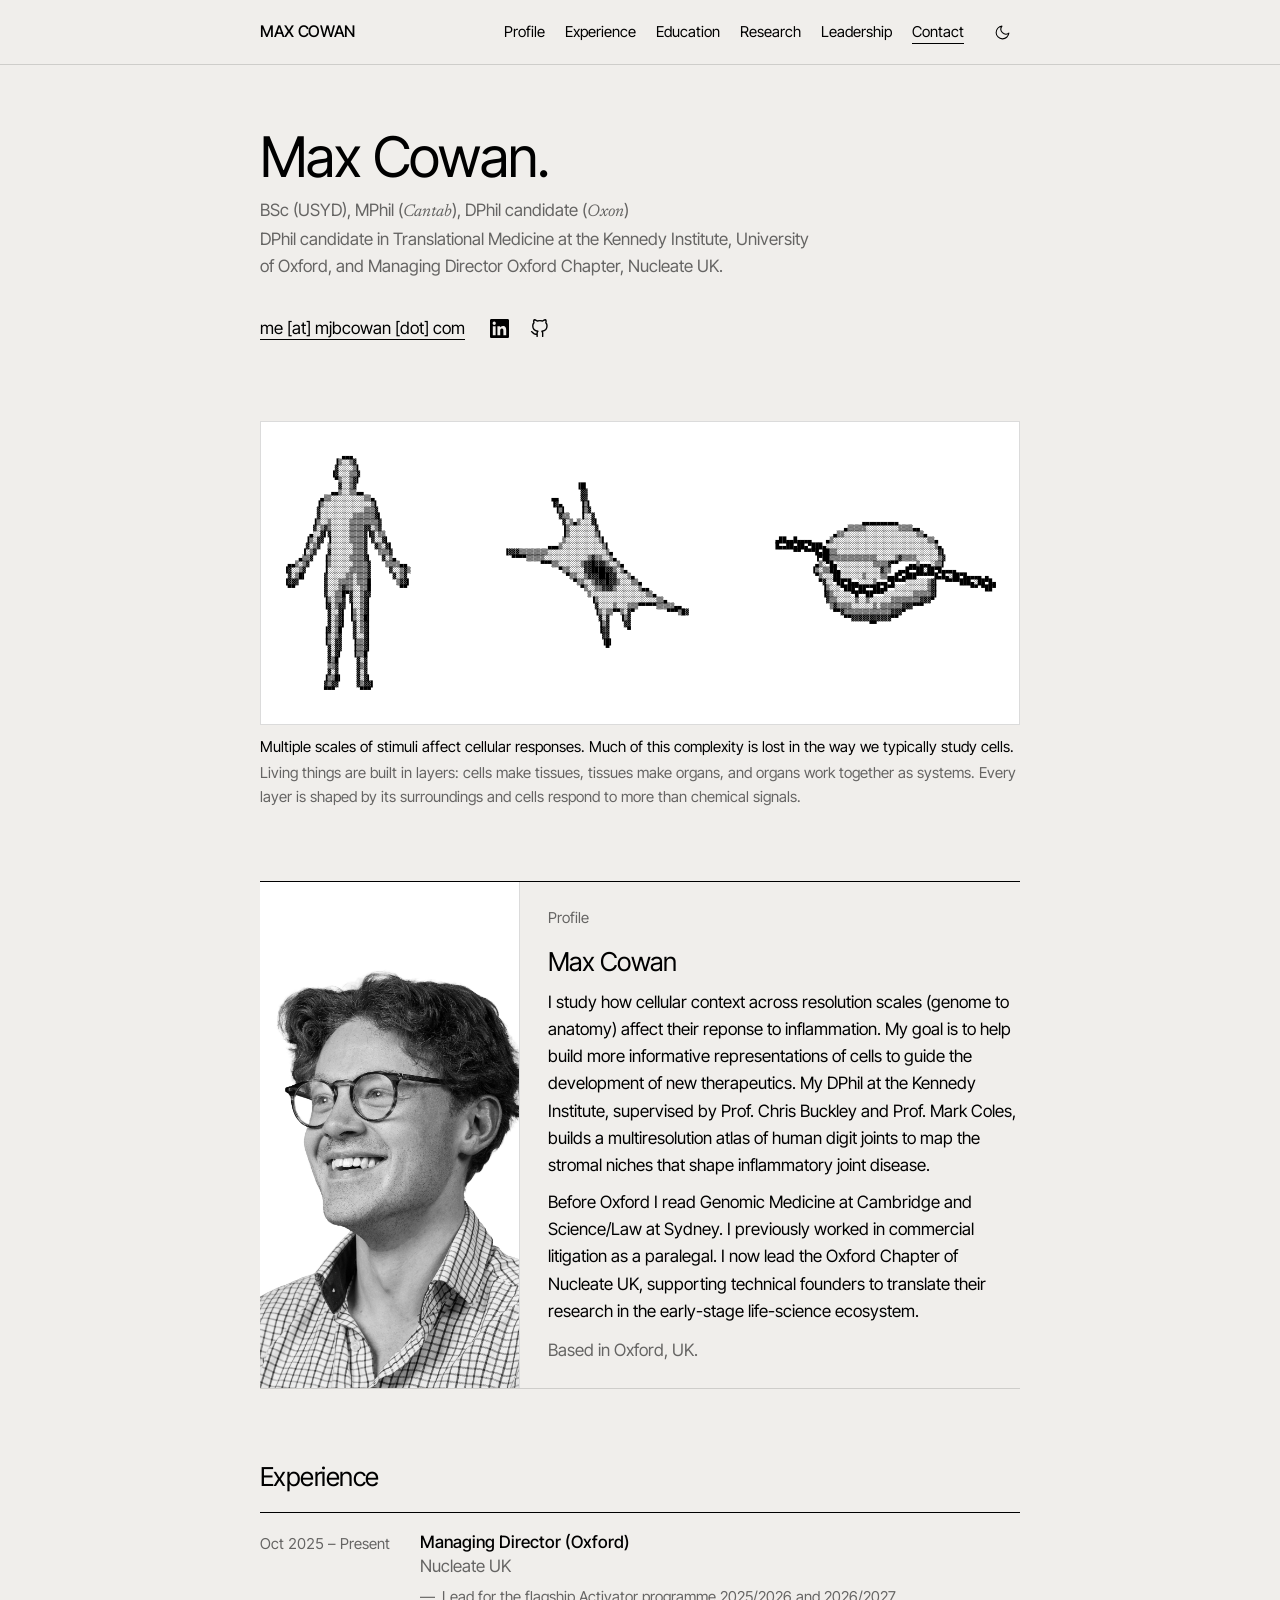
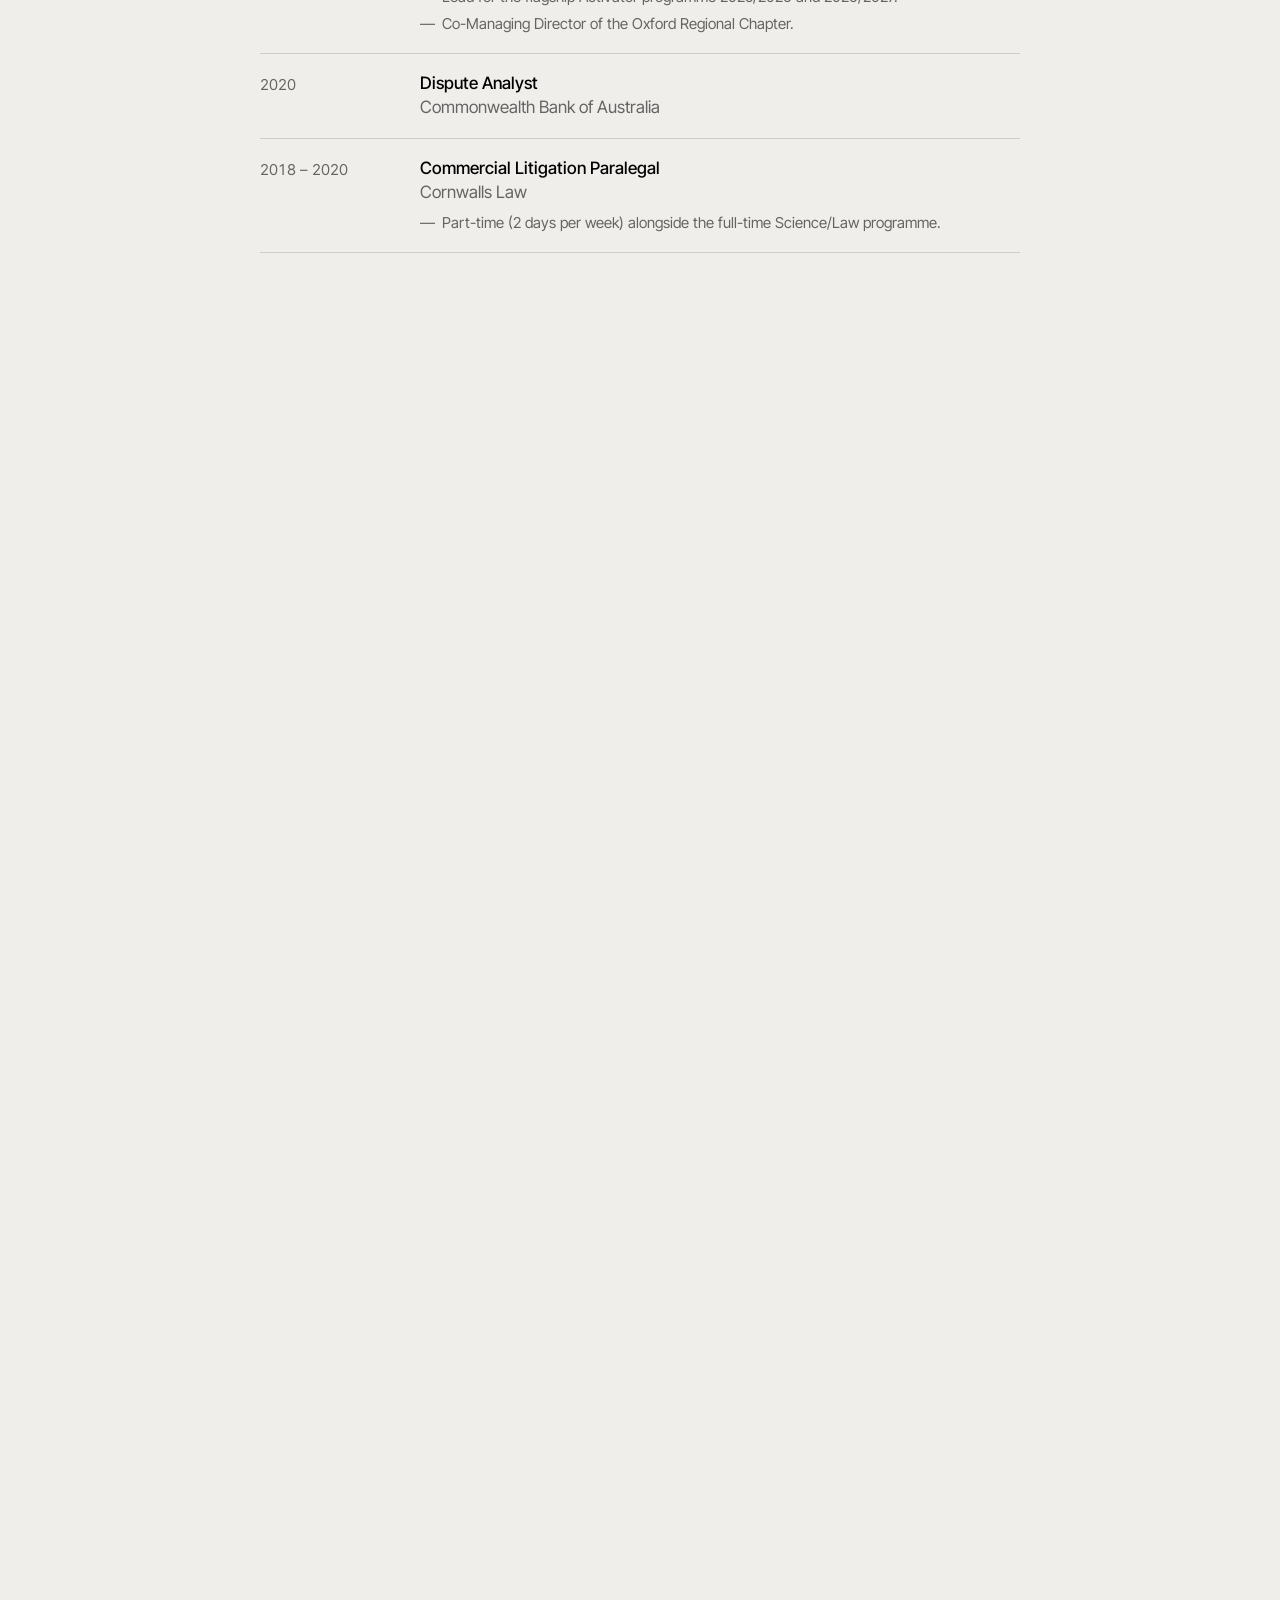
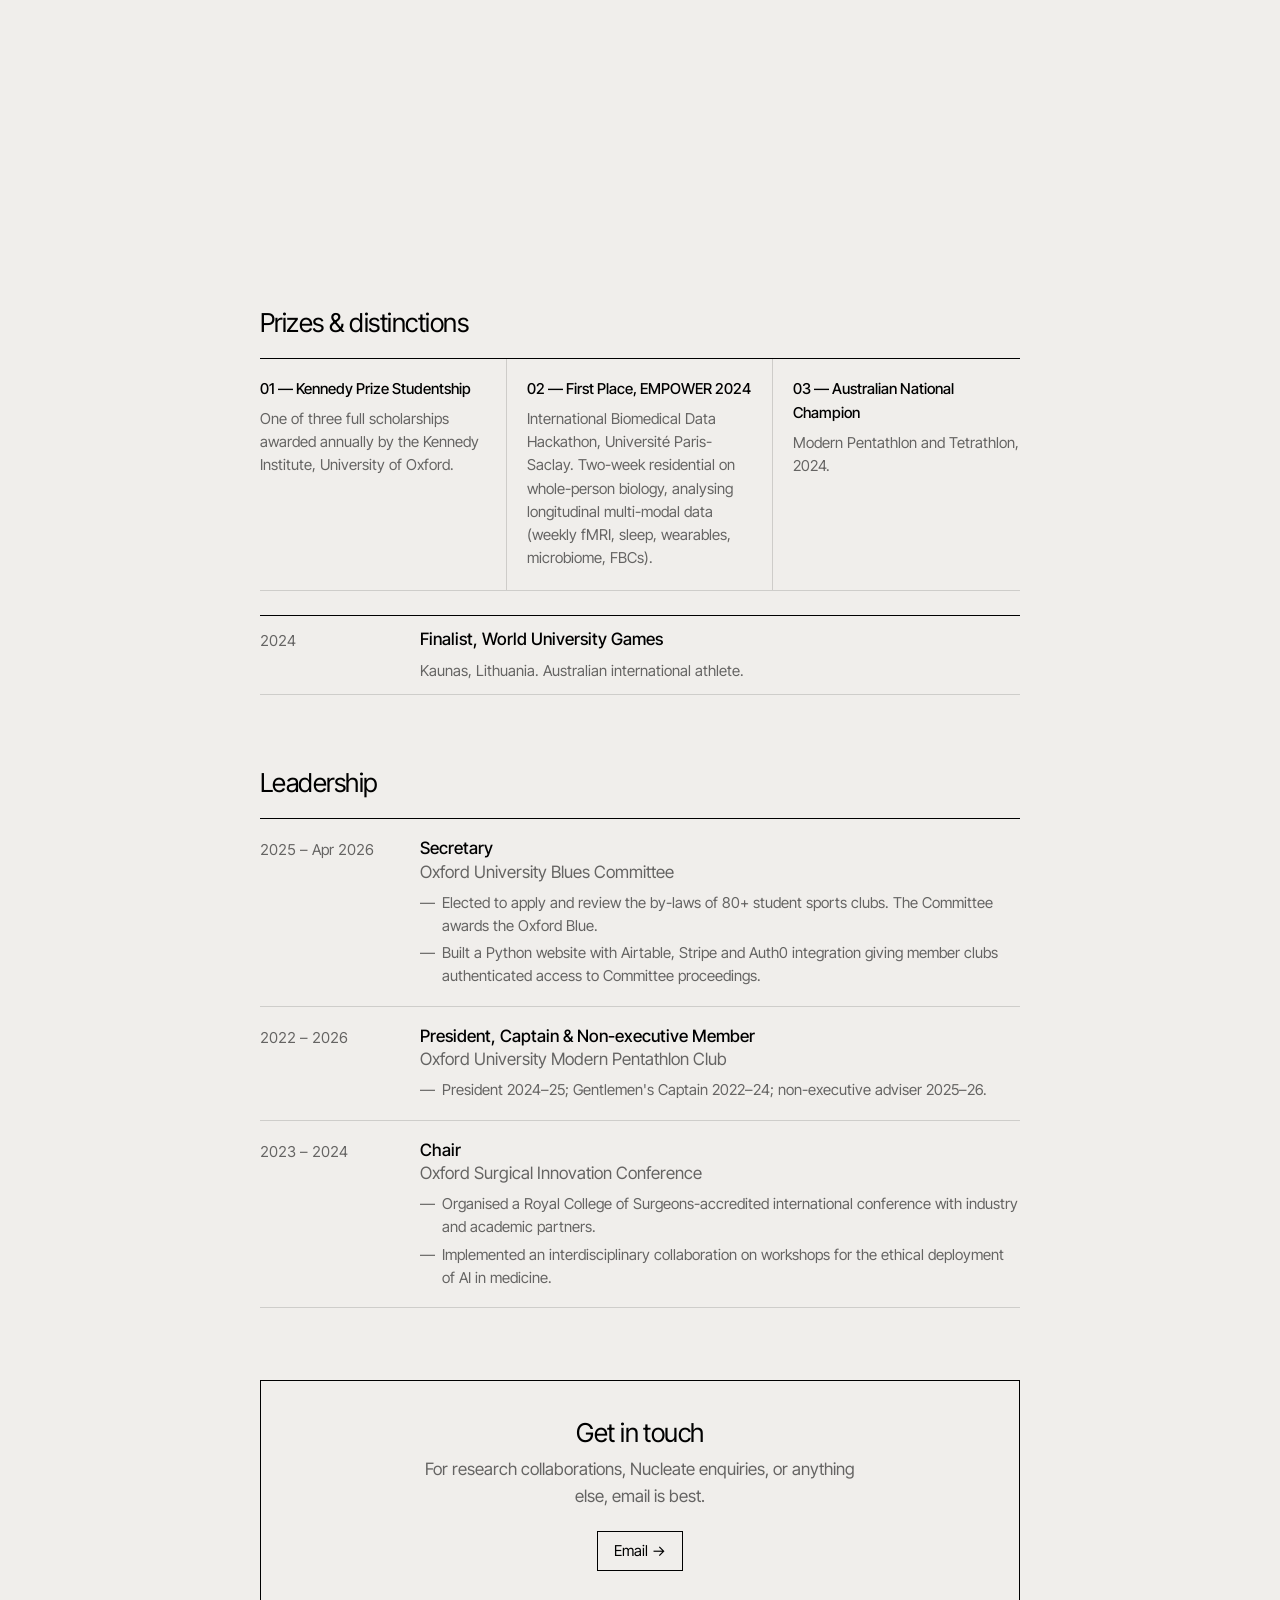
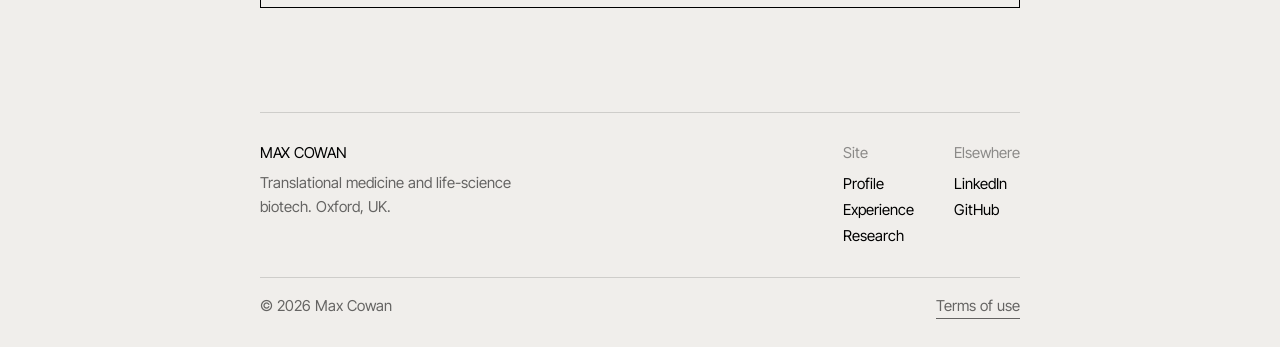
<file: index.html>
<!DOCTYPE html>
<html lang="en">
<head>
  <meta charset="utf-8" />
  <meta name="viewport" content="width=device-width, initial-scale=1" />
  <title>Max Cowan</title>
  <meta name="description" content="Max Cowan — DPhil candidate in Translational Medicine at the Kennedy Institute, University of Oxford. Fibroblast biology, spatial omics, and life-science biotech." />
  <meta name="author" content="Max Cowan" />
  <meta name="robots" content="noai, noimageai" />
  <meta name="tdm-reservation" content="1" />
  <link rel="canonical" href="https://mjbcowan.com/" />
  <meta property="og:type" content="profile" />
  <meta property="og:title" content="Max Cowan" />
  <meta property="og:description" content="DPhil candidate, Translational Medicine, University of Oxford. Managing Director, Nucleate UK (Oxford)." />
  <meta property="og:url" content="https://mjbcowan.com/" />
  <meta name="twitter:card" content="summary" />
  <link rel="icon" href="favicon.svg" type="image/svg+xml" />
  <link rel="preconnect" href="https://fonts.googleapis.com" />
  <link rel="preconnect" href="https://fonts.gstatic.com" crossorigin />
  <link href="https://fonts.googleapis.com/css2?family=Inter+Tight:wght@400;500&family=Newsreader:ital@1&display=swap" rel="stylesheet" />
  <link rel="stylesheet" href="styles.css" />
  <script>
    (function () {
      var root = document.documentElement;
      root.classList.add("js");
      var t = null;
      try { t = localStorage.getItem("theme"); } catch (e) {}
      if (t === "dark" || (!t && window.matchMedia("(prefers-color-scheme: dark)").matches)) {
        root.setAttribute("data-theme", "dark");
      }
    })();
  </script>
  <script type="application/ld+json">
    {
      "@context": "https://schema.org",
      "@type": "Person",
      "name": "Max Cowan",
      "url": "https://mjbcowan.com/",
      "jobTitle": "DPhil candidate, Translational Medicine",
      "affiliation": { "@type": "Organization", "name": "Kennedy Institute of Rheumatology, University of Oxford" },
      "alumniOf": ["University of Cambridge", "University of Sydney"],
      "sameAs": ["https://www.linkedin.com/in/max-cowan-781a7a15b/", "https://github.com/mjbcowan"]
    }
  </script>
</head>

<body id="top">
  <nav class="top-nav" aria-label="Primary">
    <div class="nav-inner edge">
      <a href="#top" class="brand tight">MAX COWAN</a>
      <div class="nav-right">
        <div class="nav-links">
          <a href="#profile" class="nav-link">Profile</a>
          <a href="#experience" class="nav-link">Experience</a>
          <a href="#education" class="nav-link">Education</a>
          <a href="#research" class="nav-link">Research</a>
          <a href="#leadership" class="nav-link">Leadership</a>
          <a href="#contact" class="nav-link">Contact</a>
        </div>
        <div class="nav-actions">
          <button id="theme-toggle" type="button" aria-label="Toggle dark mode" title="Toggle dark mode">
            <svg id="moon" viewBox="0 0 24 24" fill="none" stroke="currentColor" stroke-width="1.5" stroke-linecap="round" stroke-linejoin="round" aria-hidden="true"><path d="M21 12.79A9 9 0 1 1 11.21 3 7 7 0 0 0 21 12.79z"/></svg>
            <svg id="sun" viewBox="0 0 24 24" fill="none" stroke="currentColor" stroke-width="1.5" stroke-linecap="round" stroke-linejoin="round" aria-hidden="true"><circle cx="12" cy="12" r="5"/><line x1="12" y1="1" x2="12" y2="3"/><line x1="12" y1="21" x2="12" y2="23"/><line x1="4.22" y1="4.22" x2="5.64" y2="5.64"/><line x1="18.36" y1="18.36" x2="19.78" y2="19.78"/><line x1="1" y1="12" x2="3" y2="12"/><line x1="21" y1="12" x2="23" y2="12"/><line x1="4.22" y1="19.78" x2="5.64" y2="18.36"/><line x1="18.36" y1="5.64" x2="19.78" y2="4.22"/></svg>
          </button>
        </div>
      </div>
    </div>
  </nav>

  <main>
    <!-- INTRODUCTION -->
    <header class="intro edge">
      <h1 class="display tight">Max Cowan.</h1>
      <p class="credentials muted">BSc (USYD), MPhil (<span class="serif">Cantab</span>), DPhil candidate (<span class="serif">Oxon</span>)</p>
      <p class="lead">DPhil candidate in Translational Medicine at the Kennedy Institute, University of Oxford, and Managing Director Oxford Chapter, Nucleate UK.</p>
      <div class="cta-row">
        <a href="#contact" class="email" data-user="me" data-domain="mjbcowan.com">me [at] mjbcowan [dot] com</a>
        <div class="social">
          <a href="https://www.linkedin.com/in/max-cowan-781a7a15b/" target="_blank" rel="noopener" aria-label="LinkedIn" title="LinkedIn">
            <svg viewBox="0 0 24 24" fill="currentColor" aria-hidden="true"><path d="M20.447 20.452h-3.554v-5.569c0-1.328-.027-3.037-1.852-3.037-1.853 0-2.136 1.445-2.136 2.939v5.667H9.351V9h3.414v1.561h.046c.477-.9 1.637-1.852 3.37-1.852 3.601 0 4.267 2.37 4.267 5.455v6.288zM5.337 7.433a2.062 2.062 0 01-2.063-2.065 2.063 2.063 0 112.063 2.065zm1.782 13.019H3.555V9h3.564v11.452zM22.225 0H1.771C.792 0 0 .774 0 1.729v20.542C0 23.227.792 24 1.771 24h20.451C23.2 24 24 23.227 24 22.271V1.729C24 .774 23.2 0 22.222 0h.003z"/></svg>
          </a>
          <a href="https://github.com/mjbcowan" target="_blank" rel="noopener" aria-label="GitHub" title="GitHub">
            <svg viewBox="0 0 24 24" fill="none" stroke="currentColor" stroke-width="1.75" stroke-linecap="round" stroke-linejoin="round" aria-hidden="true"><path d="M9 19c-5 1.5-5-2.5-7-3m14 6v-3.87a3.37 3.37 0 0 0-.94-2.61c3.14-.35 6.44-1.54 6.44-7A5.44 5.44 0 0 0 20 4.77 5.07 5.07 0 0 0 19.91 1S18.73.65 16 2.48a13.38 13.38 0 0 0-7 0C6.27.65 5.09 1 5.09 1A5.07 5.07 0 0 0 5 4.77a5.44 5.44 0 0 0-1.5 3.78c0 5.42 3.3 6.61 6.44 7A3.37 3.37 0 0 0 9 18.13V22"/></svg>
          </a>
        </div>
      </div>
    </header>

    <!-- FIG. 01 — full-bleed research image -->
    <section class="fig-strip edge section-gap" aria-label="Featured research image">
      <figure>
        <div class="media-frame">
          <pre class="ascii-fig" role="img" aria-label="Block-character illustration across three scales: a human figure, a fibroblast with its nucleus, and DNA wrapped around a histone">                ▄▄▄                                                                                                                                                                                  
              ▐▒░░▒▓                                                                                                                                                                                 
              ▓░░░░▒▌                                                                                                                                                                                
             ▐▓░░░▒▒▓                                                                                                                                                                                
              ▀▒░░▒▓▌                                                                                                                                                                                
               ▓░░▒▓                                                             ▐█▌                                                                                                                 
             ▄▄▒░░▒▒▄▄                                                            ▓▓                                                                                                                 
          ▄▒▒░░░░░░░░░▒▒▄                                                 ▄▄      ▓▓                                                                                                                 
         ▐▒░░░░░░░░░░░░░▒▌                                                ▐▓▄     ▐▒▌                                                                                                                
         ▓░░░░░░░░░░░░▒▒▒▓                                                 ▐▒▌    ▐▒▓                                                                                                                
         ▓░░░░░░░░░▒▒▒▒▒▒▓▌                                                 ▓▒▒   ▐░░▓                                                                                                               
        ▐▒░░▒░░░░░▒▒▒▒▒▒▒▒▓                                                  ▓░▒▄▒░░░▓▌                                                                         ▄▄▄▄▄▄▄▄▄▄                           
        ▓░▒▓▒░░░░░▒▒▒▒▓▓░▒▓                                                  ▐▒░░░░░░░▓                                                                    ▄▒▒▒▒▒░░░░░░░░░▒▒▒▒▄▄                     
       ▄░░▓▌▓░░░░░▒▒▒▒▓▐▓░▒▒                                                 ▐▒░░░░░░░▒▌                                                                ▄▒▒░░░░░░░░░░░░░░░░░░░░▒▒▄                   
      ▐▒░▓▓ ▐░░░░░▒▒▒▒▓ ▓░░▓▌                                                ▒░░░░░░░░░▒▌                                               ▄██▄▄█▄▄▄▄    ▄▒░░░░░░░░░░░░░░░░░░░░░░░░░░▒▒▄                
      ▓░▒▓  ▒░░░░░░▒▒▒▓  ▓▒░▓▌                                           ▄▄▄▒░░░░░░░░░░░▒▌                                              █▄▄██▄██▄▀███▄░░░░░░░░░░░░░░░░░░░░░░░░░░░░░░▒▄               
     ▐░▒▓   ▓░░░░░░▒▒▒▓   ▒▒▒▓                               ▐▓▓▓▒▒▒▒▒▒▒▒░░░░░░░░░░░░░░░░▒▄                                                  ▀▀ ▀▀▀█▄██▒▒░░░░░░░░░░░░░░░░░░░░░░░░░░░░▓▌              
    ▄▒▒▓   ▐▒░░░░░▒▒▒▒▓▌   ▓░▒▄                                ▀▀▀▀▒▒▒▒▒░░░░░░░░░░░░▒▓▒▒░░▒▄                                                       ▐▀██▒▒▒▒▒▒▒▒▒▒▒▒▒░░░░░▒▓▒▒▒▒░░░░░░▒▓              
 ▄▄▒░▒▓    ▐▒░░░░░░▒▒▒▒▓    ▒▒▒▒▄▄                                     ▀▀▀▒▒░░░░░░▒▓▓█▓▓▓▒░░▒▄                                                     ▄▒░▀█▄░░░░░░░░░░▒▒▒▒▓▀▀   ▄▄▒▄▄▄░▒▒▌              
▐▓░░▒▓     ▐░░░░░░▒▒▒▒▒▓     ▓░░▒▓▒                                         ▀▒▒░░░░▓▓████▓▓▒░▒▄                                                   ▐▒░▒▒██▄░░░░░░░░░░░▓▒▒  ▄▄█▀▀██░██▀█▄▄▄▄           
 ▓░▒█▌     ▓░░░░░▒▒░▒▒▒▓      ▓░▒▓                                            ▀▒▒░░▒▓▓▓███▓▓░░░▒▄                                                  ▀▒░░░██░░░░░░▒░░░░▒▒▄▄█▀▄███▀▀▀▀▀█▄█▄░██▀█▄▄▄▄ ▄  
▐▓▓▓       ▓░░░▒▒▒▒░▒▒▒█       ▒▓▓▌                                             ▀▒▒░░▒▓▓▓█▓▓▒░░░▒▒▄                                                 ▀▓░░▀██▀█▄▄░░░░▒▄▄▄▀█▀▀▀░░░░░░▒▓▌  ▀▀▀▀███▄░██▀█▄
 ▀▀        ▓░░░▒▓▒▒░░▒▒█        ▀▀                                                ▀▒░░▒▒▓▓▓▒░░░░░░▒▄▄                                                ▐▒░░░▀███▀██▀▀██▄█▀▀░░░░░░░░░▒▓▌         ▀▀ ▀██▀
           ▓░░▒▒█▀▓░░▒▓▓                                                            ▒░░░░░░░░░░░░░░░▒▒▄                                              ▐▓▒░░░░░▀█▀▀██▀▀▀░░░░░░░░▒▒▒▒▒▓▌                
           ▐▒░▒▒▓ ▓░░▒▓▌                                                             ▐▒░░░░░░░░░░░░░░░░▒▒▄                                            ▓▒▒░░░░░▒░░▒░░░░░░▒▒▒▒▒▒▒▒▓▓▓▀                 
           ▐▓░▒▓▓ ▐░░▒▓▌                                                              ▓░░░░▒░░░▒▒▒▀▀▀▀▀▒▒▒▒▒▄▄                                         ▒▓▒▒▒▒░░░░░░▒░▒▒▒▒▒▒▓▓▓▀▀▀                    
            ▓░░▓▌ ▐▒░▒▓▌                                                              ▐▒░▒▒▀▀▒░▓▀         ▀▀▀▒█▓                                        ▀▀▓▒▒▒▒▒▒▒▒▒▒▒▒▒▓▓▓▀                         
            ▓░▒▓▌ ▐▒░▒█▌                                                               ▓░▓   ▐▒▓                                                           ▀▀▓▓▓▓▓▓▓▓▓▓▓▀▀                           
            ▓░▒▓▌  ▓░▒▓▌                                                               ▐▒▓    ▓▓                                                                  ▀▀                                 
           ▐▓░▒█   ▓░▒▓▌                                                               ▐▓▓     ▀                                                                                                     
           ▐▒░▒▓   ▓░░▓▌                                                                ▓▓                                                                                                           
           ▐▒░▓▓   ▐▒▒▓▌                                                                ▐█▌                                                                                                          
            ▓░▓▓   ▐▒▒▓▌                                                                 ▀                                                                                                           
            ▓░▓▌   ▐▒▒█                                                                                                                                                                              
            ▓▒█     ▓░▓                                                                                                                                                                              
            ▒▒▓     ▓▒▓                                                                                                                                                                              
            ▓░▓     ▓░▓                                                                                                                                                                              
           ▐▒▒█▌    ▓░▓▌                                                                                                                                                                             
           ▓▒▓▓     ▓▒▓▓▌                                                                                                                                                                            
           ▀▀▀       ▀▀▀                                                                                                                                                                             </pre>
        </div>
        <figcaption class="caption">
          <span>Multiple scales of stimuli affect cellular responses. Much of this complexity is lost in the way we typically study cells.</span>
          <span class="muted"> Living things are built in layers: cells make tissues, tissues make organs, and organs work together as systems. Every layer is shaped by its surroundings and cells respond to more than chemical signals.  </span>
        </figcaption>
      </figure>
    </section>

    <!-- PROFILE -->
    <section id="profile" class="edge section-gap reveal">
      <div class="split">
        <div class="media-frame">
          <img src="assets/portrait.jpg" alt="Portrait of Max Cowan. Image Credit: Aleksander Ziolkowski" loading="lazy" />
        </div>
        <div class="split-body">
          <p class="eyebrow">Profile</p>
          <h2 class="tight">Max Cowan</h2>
          <div class="prose">
            <p>I study how cellular context across resolution scales (genome to anatomy) affect their reponse to inflammation. My goal is to help build more informative representations of cells to guide the development of new therapeutics. My DPhil at the Kennedy Institute, supervised by Prof. Chris Buckley and Prof. Mark Coles, builds a multiresolution atlas of human digit joints to map the stromal niches that shape inflammatory joint disease.</p>
            <p>Before Oxford I read Genomic Medicine at Cambridge and Science/Law at Sydney. I previously worked in commercial litigation as a paralegal. I now lead the Oxford Chapter of Nucleate UK, supporting technical founders to translate their research in the early-stage life-science ecosystem.</p>
          </div>
          <p class="muted">Based in Oxford, UK.</p>
        </div>
      </div>
    </section>

    <!-- EXPERIENCE -->
    <section id="experience" class="edge section-gap reveal">
      <div class="section-head">
        <h2 class="tight">Experience</h2>
      </div>
      <div class="ledger">
        <div class="ledger-row">
          <p class="ledger-date">Oct 2025 – Present</p>
          <p class="ledger-title">Managing Director (Oxford)<span>Nucleate UK</span></p>
          <ul class="ledger-detail">
            <li>Lead for the flagship Activator programme 2025/2026 and 2026/2027.</li>
            <li>Co-Managing Director of the Oxford Regional Chapter.</li>
          </ul>
        </div>
        <div class="ledger-row">
          <p class="ledger-date">2020</p>
          <p class="ledger-title">Dispute Analyst<span>Commonwealth Bank of Australia</span></p>
        </div>
        <div class="ledger-row">
          <p class="ledger-date">2018 – 2020</p>
          <p class="ledger-title">Commercial Litigation Paralegal<span>Cornwalls Law</span></p>
          <ul class="ledger-detail">
            <li>Part-time (2 days per week) alongside the full-time Science/Law programme.</li>
          </ul>
        </div>
      </div>
    </section>

    <!-- EDUCATION -->
    <section id="education" class="edge section-gap reveal">
      <div class="section-head">
        <h2 class="tight">Education</h2>
      </div>
      <div class="ledger">
        <div class="ledger-row">
          <p class="ledger-date">2023 – Sep 2026</p>
          <p class="ledger-title">DPhil, Translational Medicine<span>University of Oxford, Kennedy Institute</span></p>
          <ul class="ledger-detail">
            <li>Supervised by Prof. Chris Buckley FRCP and Prof. Mark Coles FSB.</li>
            <li>Kennedy Prize Studentship (3 awarded annually, full scholarship).</li>
            <li>Harvard Business School × Royal Society 10-week case-based Scientific Entrepreneurship programme.</li>
          </ul>
        </div>
        <div class="ledger-row">
          <p class="ledger-date">2021 – 2023</p>
          <p class="ledger-title">BM BCh, Graduate Entry Medicine<span>University of Oxford</span></p>
          <ul class="ledger-detail">
            <li>Completed pre-clinical and first-year clinical examinations; Dean's Merit 2022 and 2023.</li>
          </ul>
        </div>
        <div class="ledger-row">
          <p class="ledger-date">2020 – 2021</p>
          <p class="ledger-title">MPhil, Genomic Medicine<span>University of Cambridge</span></p>
          <ul class="ledger-detail">
            <li>Thesis on "Genomic Variants in Imprinted Loci" supervised by Prof. Eamonn Maher FMedSci.</li>
          </ul>
        </div>
        <div class="ledger-row">
          <p class="ledger-date">2017 – 2020</p>
          <p class="ledger-title">BSc, Applied Medical Sciences<span>University of Sydney · Science/Law programme</span></p>
          <ul class="ledger-detail">
            <li>Sat papers in algebra, multivariable calculus and modelling, statistics and immunology, alongside contracts, torts, public law, civil and criminal procedure, criminal law and international law.</li>
          </ul>
        </div>
      </div>
    </section>

    <!-- RESEARCH -->
    <section id="research" class="edge section-gap reveal">
      <div class="section-head">
        <h2 class="tight">Selected publications</h2>
        <p class="muted">Peer-reviewed work from 2026.</p>
      </div>
      <div class="grid-3">
        <article class="pub">
          <div class="media-frame"><img src="assets/fig-02.jpg" alt="Figure from The Embryonic Origins of Site-Specific Arthritis" loading="lazy" /></div>
          <div class="pub-body">
            <div class="pub-meta"><span class="serif">Nature Immunology</span><span class="num muted">2026</span></div>
            <p class="pub-title">The Embryonic Origins of Site-Specific Arthritis</p>
            <p class="pub-role">Second author. Built a scverse-native, FAIR-compliant cell segmentation pipeline for high-throughput human pathology, contributing the spatial analyses in Figures 5 and 7.</p>
            <p class="pub-links"><a href="https://www.nature.com/articles/s41590-026-02542-2" target="_blank" rel="noopener">paper</a><a href="https://doi.org/10.1038/s41590-026-02542-2" target="_blank" rel="noopener">doi</a></p>
          </div>
        </article>
        <article class="pub">
          <div class="media-frame"><img src="assets/fig-03.jpg" alt="Figure from The Role of Fibroblasts Across Inflammation and Immunity" loading="lazy" /></div>
          <div class="pub-body">
            <div class="pub-meta"><span class="serif">Annual Review of Pathology</span><span class="num muted">2026</span></div>
            <p class="pub-title">The Role of Fibroblasts Across Inflammation and Immunity</p>
            <p class="pub-role">First author. Literature review in <span class="serif">Mechanisms of Disease</span>.</p>
            <p class="pub-links"><a href="https://www.annualreviews.org/content/journals/10.1146/annurev-pathmechdis-080624-105114" target="_blank" rel="noopener">paper</a><a href="https://doi.org/10.1146/annurev-pathmechdis-080624-105114" target="_blank" rel="noopener">doi</a></p>
          </div>
        </article>
        <article class="pub">
          <div class="media-frame"><img src="assets/fig-04.jpg" alt="Figure from the EMPOWER2024 whole-person research paper" loading="lazy" /></div>
          <div class="pub-body">
            <div class="pub-meta"><span class="serif">npj Imaging</span><span class="num muted">2026</span></div>
            <p class="pub-title">Cross-disciplinary methodologies for whole-person research - insights from EMPOWER2024</p>
            <p class="pub-role">Workshop Participant. Winning entry at the EMPOWER 2024 International Biomedical Data Hackathon.</p>
            <p class="pub-links"><a href="https://www.nature.com/articles/s44303-026-00151-0" target="_blank" rel="noopener">paper</a><a href="https://doi.org/10.1038/s44303-026-00151-0" target="_blank" rel="noopener">doi</a></p>
          </div>
        </article>
      </div>

      <div class="pair section-gap">
        <div>
          <p class="eyebrow">DPhil Thesis</p>
          <h3 class="tight">Fibroblast heterogeneity and stromal niche architecture in human inflammatory joint disease</h3>
          <p class="muted">A multiresolution atlas of human digit joints, contextualising the tissue-of-origin determinants of divergent inflammatory fibroblast responses, with a particular interest in the lymphocyte-interacting perivascular niche.</p>
        </div>
        <div>
          <p>3D synchrotron imaging, spatial proteomics, spatial transcriptomics and single-cell RNA sequencing, analysed with Python (scverse, PyTorch, Zarr) and R.</p>
        </div>
      </div>
    </section>

    <!-- PRIZES -->
    <section id="prizes" class="edge section-gap reveal">
      <div class="section-head">
        <h2 class="tight">Prizes &amp; distinctions</h2>
      </div>
      <div class="grid-3">
        <div class="cell">
          <p class="cell-title">01 — Kennedy Prize Studentship</p>
          <p class="cell-body">One of three full scholarships awarded annually by the Kennedy Institute, University of Oxford.</p>
        </div>
        <div class="cell">
          <p class="cell-title">02 — First Place, EMPOWER 2024</p>
          <p class="cell-body">International Biomedical Data Hackathon, Université Paris-Saclay. Two-week residential on whole-person biology, analysing longitudinal multi-modal data (weekly fMRI, sleep, wearables, microbiome, FBCs).</p>
        </div>
        <div class="cell">
          <p class="cell-title">03 — Australian National Champion</p>
          <p class="cell-body">Modern Pentathlon and Tetrathlon, 2024.</p>
        </div>
      </div>
      <div class="ledger compact" style="margin-top:24px">
        <div class="ledger-row">
          <p class="ledger-date">2024</p>
          <p class="ledger-title">Finalist, World University Games</p>
          <p class="ledger-detail">Kaunas, Lithuania. Australian international athlete.</p>
        </div>
      </div>
    </section>

    <!-- Extra-Curricular -->
    <section id="Extra-Curricular" class="edge section-gap reveal">
      <div class="section-head">
        <h2 class="tight">Leadership</h2>
      </div>
      <div class="ledger">
        <div class="ledger-row">
          <p class="ledger-date">2025 – Apr 2026</p>
          <p class="ledger-title">Secretary<span>Oxford University Blues Committee</span></p>
          <ul class="ledger-detail">
            <li>Elected to apply and review the by-laws of 80+ student sports clubs. The Committee awards the Oxford Blue.</li>
            <li>Built a Python website with Airtable, Stripe and Auth0 integration giving member clubs authenticated access to Committee proceedings.</li>
          </ul>
        </div>
        <div class="ledger-row">
          <p class="ledger-date">2022 – 2026</p>
          <p class="ledger-title">President, Captain &amp; Non-executive Member<span>Oxford University Modern Pentathlon Club</span></p>
          <ul class="ledger-detail">
            <li>President 2024–25; Gentlemen's Captain 2022–24; non-executive adviser 2025–26.</li>
          </ul>
        </div>
        <div class="ledger-row">
          <p class="ledger-date">2023 – 2024</p>
          <p class="ledger-title">Chair<span>Oxford Surgical Innovation Conference</span></p>
          <ul class="ledger-detail">
            <li>Organised a Royal College of Surgeons-accredited international conference with industry and academic partners.</li>
            <li>Implemented an interdisciplinary collaboration on workshops for the ethical deployment of AI in medicine.</li>
          </ul>
        </div>
      </div>
    </section>

    <!-- CONTACT -->
    <section id="contact" class="edge section-gap reveal">
      <div class="cta-box">
        <h2 class="tight">Get in touch</h2>
        <p>For research collaborations, Nucleate enquiries, or anything else, email is best.</p>
        <div class="cta-row">
          <a href="#contact" class="btn-line email-btn" data-user="me" data-domain="mjbcowan.com">Email →</a>
        </div>
      </div>
    </section>
  </main>

  <footer class="site-footer edge">
    <div class="footer-cols">
      <div>
        <p class="tight">MAX COWAN</p>
        <p class="muted">Translational medicine and life-science biotech. Oxford, UK.</p>
      </div>
      <div class="footer-links">
        <div>
          <p>Site</p>
          <a href="#profile">Profile</a>
          <a href="#experience">Experience</a>
          <a href="#research">Research</a>
        </div>
        <div>
          <p>Elsewhere</p>
          <a href="https://www.linkedin.com/in/max-cowan-781a7a15b/" target="_blank" rel="noopener">LinkedIn</a>
          <a href="https://github.com/mjbcowan" target="_blank" rel="noopener">GitHub</a>
        </div>
      </div>
    </div>
    <div class="footer-base">
      <span>© 2026 Max Cowan</span>
      <a href="terms.html">Terms of use</a>
    </div>
  </footer>

  <script src="main.js"></script>
</body>
</html>
</file>
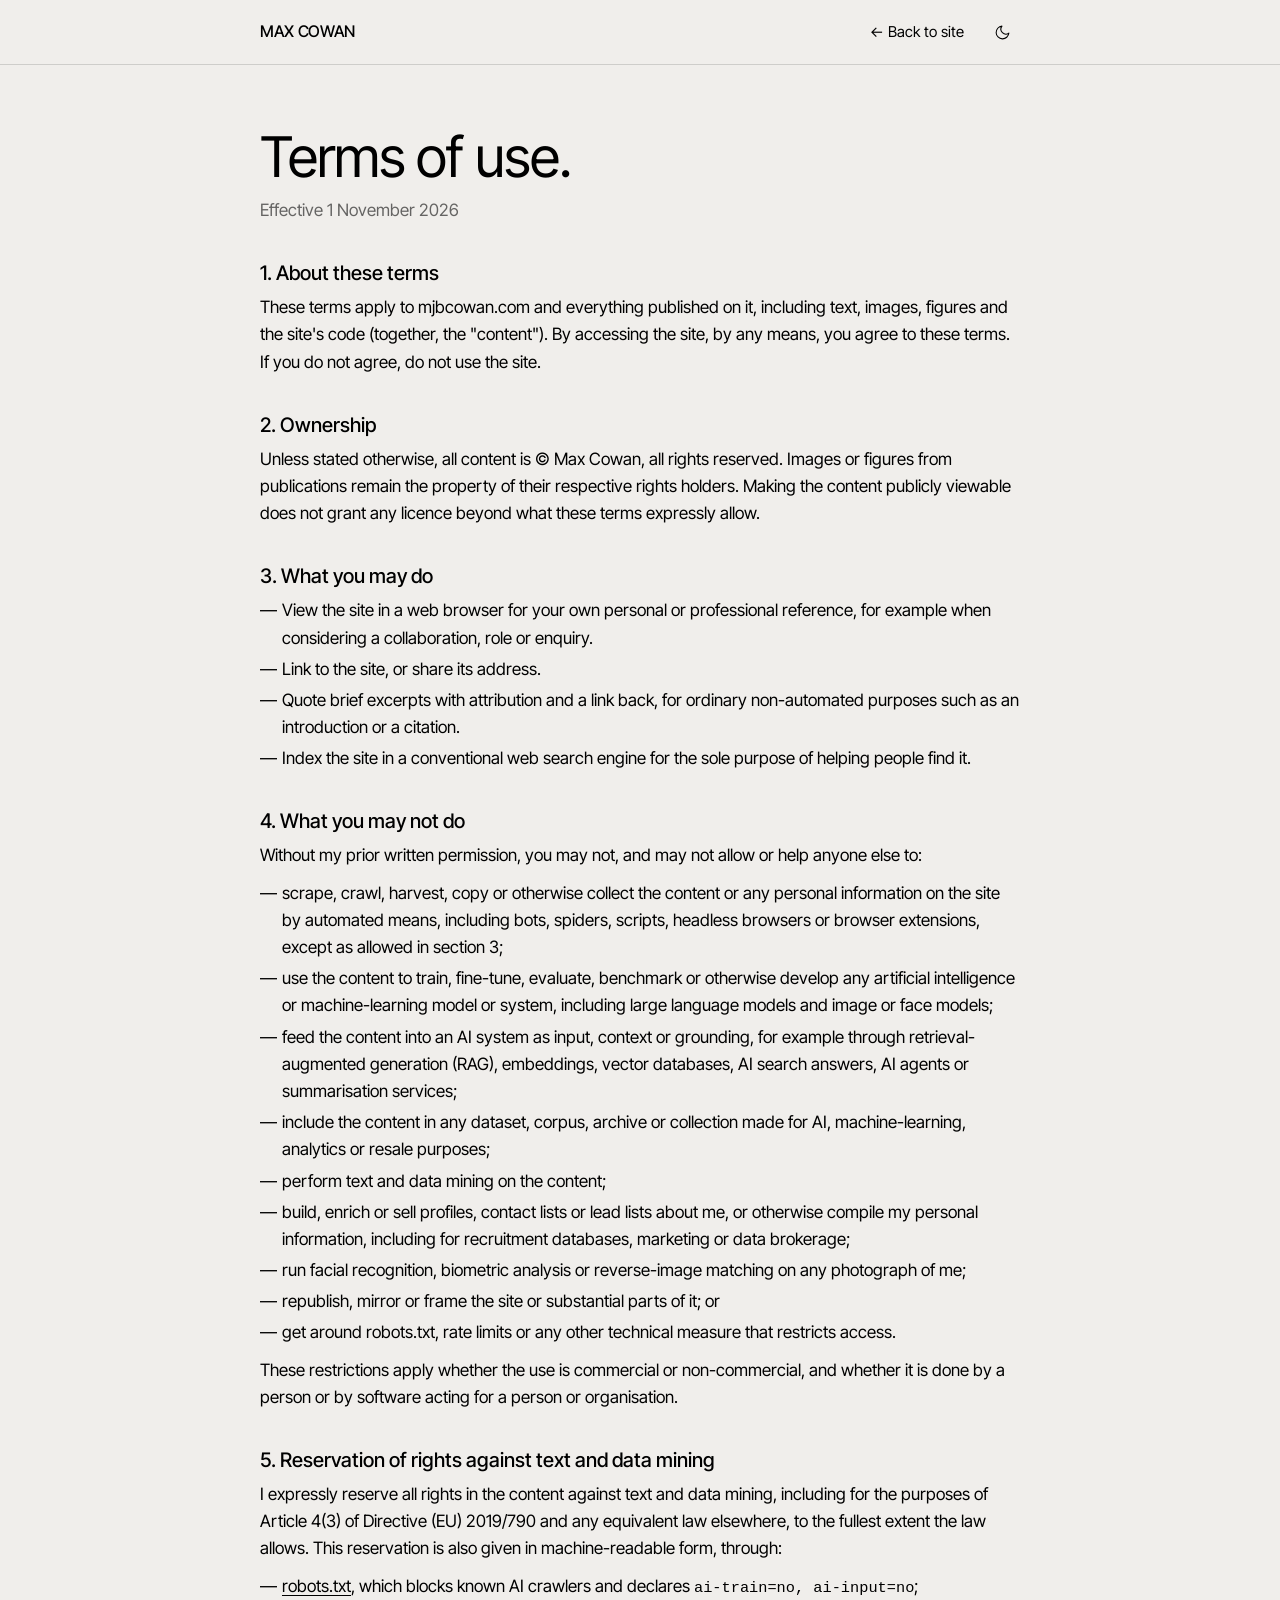
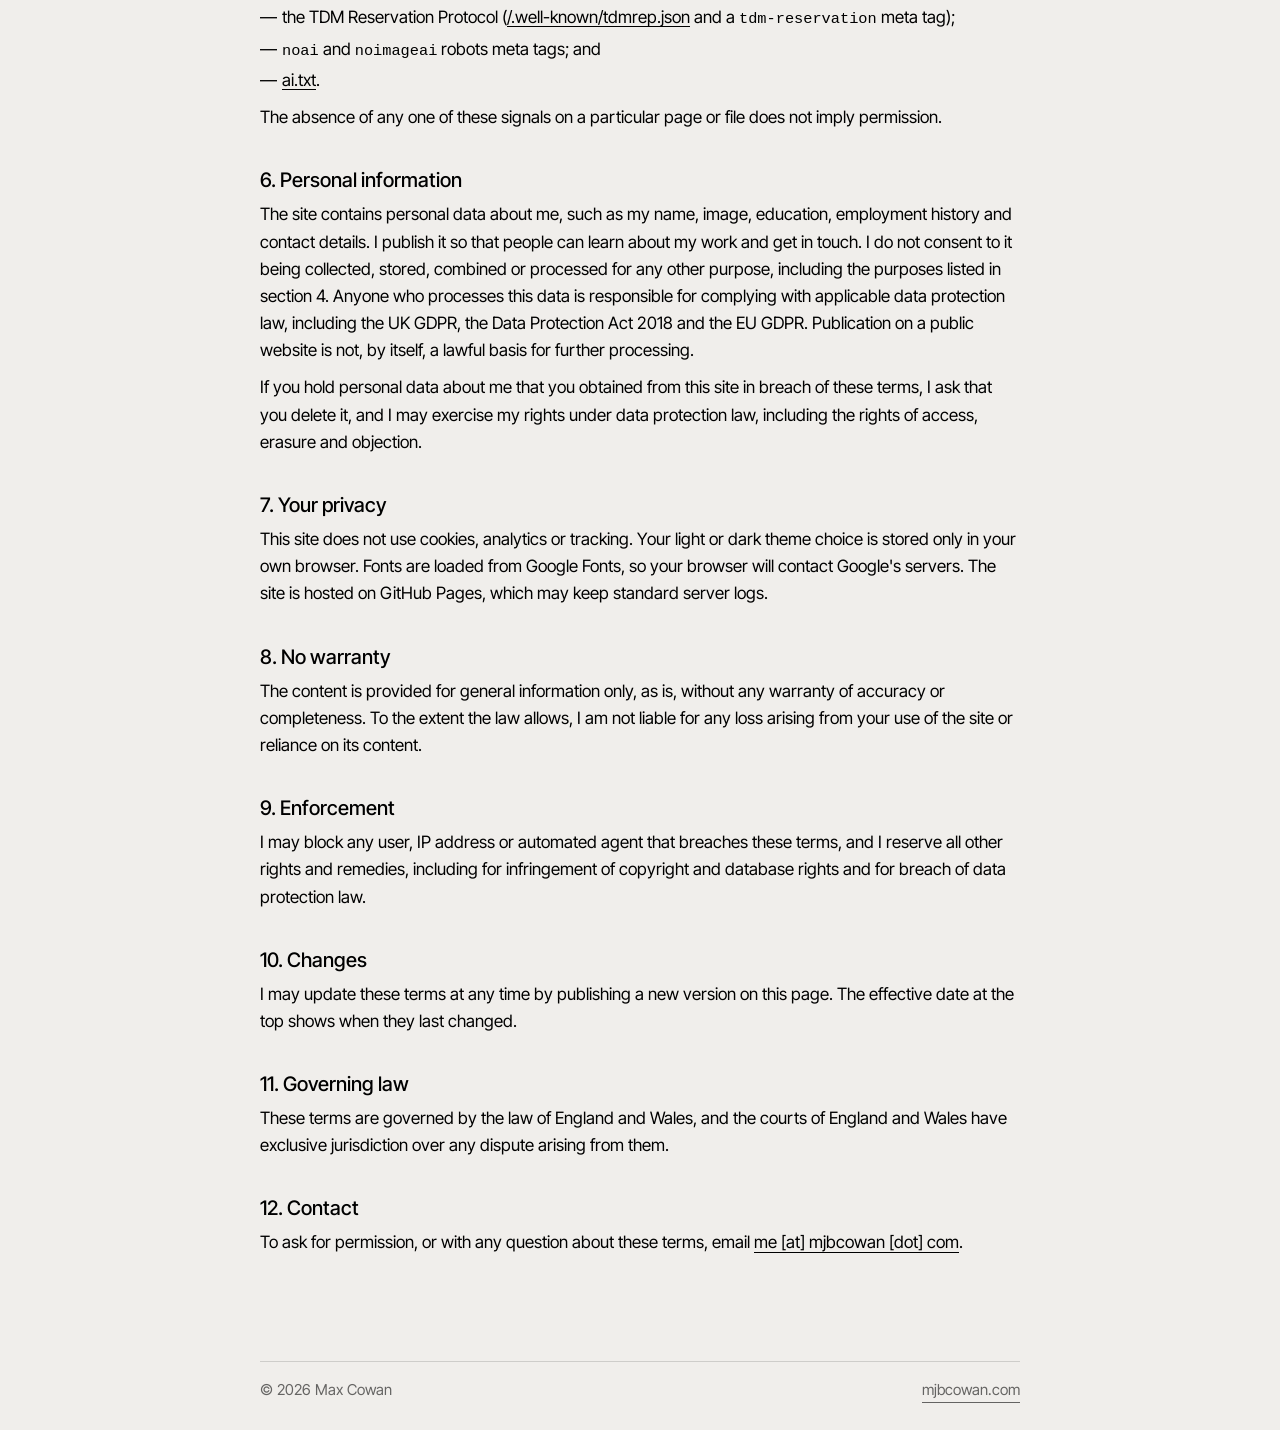
<file: terms.html>
<!DOCTYPE html>
<html lang="en">
<head>
  <meta charset="utf-8" />
  <meta name="viewport" content="width=device-width, initial-scale=1" />
  <title>Terms of use · Max Cowan</title>
  <meta name="description" content="Terms of use for mjbcowan.com, including the prohibition on scraping and AI or machine-learning use of its content and personal information." />
  <meta name="author" content="Max Cowan" />
  <meta name="robots" content="noai, noimageai" />
  <meta name="tdm-reservation" content="1" />
  <link rel="canonical" href="https://mjbcowan.com/terms.html" />
  <link rel="icon" href="favicon.svg" type="image/svg+xml" />
  <link rel="preconnect" href="https://fonts.googleapis.com" />
  <link rel="preconnect" href="https://fonts.gstatic.com" crossorigin />
  <link href="https://fonts.googleapis.com/css2?family=Inter+Tight:wght@400;500&family=Newsreader:ital@1&display=swap" rel="stylesheet" />
  <link rel="stylesheet" href="styles.css" />
  <script>
    (function () {
      var root = document.documentElement;
      root.classList.add("js");
      var t = null;
      try { t = localStorage.getItem("theme"); } catch (e) {}
      if (t === "dark" || (!t && window.matchMedia("(prefers-color-scheme: dark)").matches)) {
        root.setAttribute("data-theme", "dark");
      }
    })();
  </script>
</head>

<body id="top">
  <nav class="top-nav" aria-label="Primary">
    <div class="nav-inner edge">
      <a href="./" class="brand tight">MAX COWAN</a>
      <div class="nav-right">
        <div class="nav-links">
          <a href="./" class="nav-link">← Back to site</a>
        </div>
        <div class="nav-actions">
          <button id="theme-toggle" type="button" aria-label="Toggle dark mode" title="Toggle dark mode">
            <svg id="moon" viewBox="0 0 24 24" fill="none" stroke="currentColor" stroke-width="1.5" stroke-linecap="round" stroke-linejoin="round" aria-hidden="true"><path d="M21 12.79A9 9 0 1 1 11.21 3 7 7 0 0 0 21 12.79z"/></svg>
            <svg id="sun" viewBox="0 0 24 24" fill="none" stroke="currentColor" stroke-width="1.5" stroke-linecap="round" stroke-linejoin="round" aria-hidden="true"><circle cx="12" cy="12" r="5"/><line x1="12" y1="1" x2="12" y2="3"/><line x1="12" y1="21" x2="12" y2="23"/><line x1="4.22" y1="4.22" x2="5.64" y2="5.64"/><line x1="18.36" y1="18.36" x2="19.78" y2="19.78"/><line x1="1" y1="12" x2="3" y2="12"/><line x1="21" y1="12" x2="23" y2="12"/><line x1="4.22" y1="19.78" x2="5.64" y2="18.36"/><line x1="18.36" y1="5.64" x2="19.78" y2="4.22"/></svg>
          </button>
        </div>
      </div>
    </div>
  </nav>

  <main class="legal prose edge">
    <h1 class="display tight">Terms of use.</h1>
    <p class="muted">Effective 1 November 2026</p>

    <h2>1. About these terms</h2>
    <p>These terms apply to mjbcowan.com and everything published on it, including text, images, figures and the site's code (together, the "content"). By accessing the site, by any means, you agree to these terms. If you do not agree, do not use the site.</p>

    <h2>2. Ownership</h2>
    <p>Unless stated otherwise, all content is © Max Cowan, all rights reserved. Images or figures from publications remain the property of their respective rights holders. Making the content publicly viewable does not grant any licence beyond what these terms expressly allow.</p>

    <h2>3. What you may do</h2>
    <ul>
      <li>View the site in a web browser for your own personal or professional reference, for example when considering a collaboration, role or enquiry.</li>
      <li>Link to the site, or share its address.</li>
      <li>Quote brief excerpts with attribution and a link back, for ordinary non-automated purposes such as an introduction or a citation.</li>
      <li>Index the site in a conventional web search engine for the sole purpose of helping people find it.</li>
    </ul>

    <h2>4. What you may not do</h2>
    <p>Without my prior written permission, you may not, and may not allow or help anyone else to:</p>
    <ul>
      <li>scrape, crawl, harvest, copy or otherwise collect the content or any personal information on the site by automated means, including bots, spiders, scripts, headless browsers or browser extensions, except as allowed in section 3;</li>
      <li>use the content to train, fine-tune, evaluate, benchmark or otherwise develop any artificial intelligence or machine-learning model or system, including large language models and image or face models;</li>
      <li>feed the content into an AI system as input, context or grounding, for example through retrieval-augmented generation (RAG), embeddings, vector databases, AI search answers, AI agents or summarisation services;</li>
      <li>include the content in any dataset, corpus, archive or collection made for AI, machine-learning, analytics or resale purposes;</li>
      <li>perform text and data mining on the content;</li>
      <li>build, enrich or sell profiles, contact lists or lead lists about me, or otherwise compile my personal information, including for recruitment databases, marketing or data brokerage;</li>
      <li>run facial recognition, biometric analysis or reverse-image matching on any photograph of me;</li>
      <li>republish, mirror or frame the site or substantial parts of it; or</li>
      <li>get around robots.txt, rate limits or any other technical measure that restricts access.</li>
    </ul>
    <p>These restrictions apply whether the use is commercial or non-commercial, and whether it is done by a person or by software acting for a person or organisation.</p>

    <h2>5. Reservation of rights against text and data mining</h2>
    <p>I expressly reserve all rights in the content against text and data mining, including for the purposes of Article 4(3) of Directive (EU) 2019/790 and any equivalent law elsewhere, to the fullest extent the law allows. This reservation is also given in machine-readable form, through:</p>
    <ul>
      <li><a href="robots.txt">robots.txt</a>, which blocks known AI crawlers and declares <code>ai-train=no, ai-input=no</code>;</li>
      <li>the TDM Reservation Protocol (<a href=".well-known/tdmrep.json">/.well-known/tdmrep.json</a> and a <code>tdm-reservation</code> meta tag);</li>
      <li><code>noai</code> and <code>noimageai</code> robots meta tags; and</li>
      <li><a href="ai.txt">ai.txt</a>.</li>
    </ul>
    <p>The absence of any one of these signals on a particular page or file does not imply permission.</p>

    <h2>6. Personal information</h2>
    <p>The site contains personal data about me, such as my name, image, education, employment history and contact details. I publish it so that people can learn about my work and get in touch. I do not consent to it being collected, stored, combined or processed for any other purpose, including the purposes listed in section 4. Anyone who processes this data is responsible for complying with applicable data protection law, including the UK GDPR, the Data Protection Act 2018 and the EU GDPR. Publication on a public website is not, by itself, a lawful basis for further processing.</p>
    <p>If you hold personal data about me that you obtained from this site in breach of these terms, I ask that you delete it, and I may exercise my rights under data protection law, including the rights of access, erasure and objection.</p>

    <h2>7. Your privacy</h2>
    <p>This site does not use cookies, analytics or tracking. Your light or dark theme choice is stored only in your own browser. Fonts are loaded from Google Fonts, so your browser will contact Google's servers. The site is hosted on GitHub Pages, which may keep standard server logs.</p>

    <h2>8. No warranty</h2>
    <p>The content is provided for general information only, as is, without any warranty of accuracy or completeness. To the extent the law allows, I am not liable for any loss arising from your use of the site or reliance on its content.</p>

    <h2>9. Enforcement</h2>
    <p>I may block any user, IP address or automated agent that breaches these terms, and I reserve all other rights and remedies, including for infringement of copyright and database rights and for breach of data protection law.</p>

    <h2>10. Changes</h2>
    <p>I may update these terms at any time by publishing a new version on this page. The effective date at the top shows when they last changed.</p>

    <h2>11. Governing law</h2>
    <p>These terms are governed by the law of England and Wales, and the courts of England and Wales have exclusive jurisdiction over any dispute arising from them.</p>

    <h2>12. Contact</h2>
    <p>To ask for permission, or with any question about these terms, email <a href="#" class="email" data-user="me" data-domain="mjbcowan.com">me [at] mjbcowan [dot] com</a>.</p>
  </main>

  <footer class="site-footer edge">
    <div class="footer-base">
      <span>© 2026 Max Cowan</span>
      <a href="./">mjbcowan.com</a>
    </div>
  </footer>

  <script src="main.js"></script>
</body>
</html>
</file>
<file: styles.css>
/* ── Tokens ── */
:root {
  --bg: #f0eeeb;
  --ink: #000;
  --muted: rgba(0, 0, 0, 0.58);
  --faint: rgba(0, 0, 0, 0.42);
  --surface: #fff;
  --rule: 1px solid var(--ink);
  --rule-soft: 1px solid rgba(0, 0, 0, 0.14);
  --measure: 760px;
  --pad: 24px;
  --section-gap: 72px;
  --nav-height: 64px;
  --sans: "Inter Tight", "Helvetica Neue", Arial, sans-serif;
  --serif: "Newsreader", Georgia, serif;
  color-scheme: light;
}

:root[data-theme="dark"] {
  --bg: #141413;
  --ink: #f0eeeb;
  --muted: rgba(240, 238, 235, 0.6);
  --faint: rgba(240, 238, 235, 0.42);
  --surface: #1f1f1d;
  --rule-soft: 1px solid rgba(240, 238, 235, 0.16);
  color-scheme: dark;
}

@media (max-width: 640px) {
  :root { --pad: 16px; --section-gap: 56px; }
}

/* ── Reset ── */
*, *::before, *::after { box-sizing: border-box; }
html, body { margin: 0; padding: 0; }
p, h1, h2, h3, h4, ul { margin: 0; }
ul { padding: 0; list-style: none; }
img { display: block; max-width: 100%; height: auto; }
a { color: inherit; text-decoration: none; }
button { cursor: pointer; border: 0; background: none; font: inherit; color: inherit; padding: 0; }

html {
  scroll-behavior: smooth;
  scroll-padding-top: calc(var(--nav-height) + 16px);
  -webkit-text-size-adjust: 100%;
  text-size-adjust: 100%;
}

body {
  background: var(--bg);
  color: var(--ink);
  font-family: var(--sans);
  font-weight: 400;
  font-size: 17px;
  line-height: 1.6;
  -webkit-font-smoothing: antialiased;
  overflow-x: hidden;
  transition: background-color 0.2s ease, color 0.2s ease;
}
@media (max-width: 640px) {
  body { font-size: 16px; }
}

:focus-visible { outline: 2px solid var(--ink); outline-offset: 2px; }

.tight { letter-spacing: -0.02em; }
/* Centred reading column, as on harsh-agrawal.com. */
.edge {
  width: 100%;
  max-width: calc(var(--measure) + 2 * var(--pad));
  margin-left: auto;
  margin-right: auto;
  padding-left: var(--pad);
  padding-right: var(--pad);
}
.section-gap { margin-top: var(--section-gap); }
.muted { color: var(--muted); }
.serif { font-family: var(--serif); font-style: italic; }
.num { font-variant-numeric: tabular-nums; }

/* ── Links & buttons ── */
.nav-link {
  font-size: 15px;
  min-height: 44px;
  display: inline-flex;
  align-items: center;
  transition: opacity 0.2s ease;
  white-space: nowrap;
}
.nav-link:hover { opacity: 0.55; }

.arrow-link {
  display: inline-flex;
  align-items: center;
  border-bottom: var(--rule);
  line-height: 1.3;
  transition: opacity 0.2s ease;
}
.arrow-link:hover { opacity: 0.55; }

.btn-line {
  border: var(--rule);
  padding: 8px 16px;
  font-size: 15px;
  line-height: 1.2;
  display: inline-flex;
  align-items: center;
  gap: 8px;
  min-height: 40px;
  white-space: nowrap;
  transition: background-color 0.2s ease, color 0.2s ease;
}
.btn-line:hover { background: var(--ink); color: var(--bg); }

/* Inline text links inside prose */
.prose a, .ledger-detail a, .pub-links a {
  text-decoration: underline;
  text-decoration-thickness: 1px;
  text-underline-offset: 3px;
  transition: opacity 0.2s ease;
}
.prose a:hover, .ledger-detail a:hover, .pub-links a:hover { opacity: 0.55; }

/* ── Nav ── */
.top-nav {
  position: sticky;
  top: 0;
  z-index: 50;
  background: var(--bg);
  border-bottom: var(--rule-soft);
  transition: background-color 0.2s ease;
}
.nav-inner {
  display: flex;
  justify-content: space-between;
  align-items: center;
  gap: 24px;
  height: var(--nav-height);
}
.brand { font-size: 16px; font-weight: 500; white-space: nowrap; }
.nav-right { display: flex; align-items: center; gap: 20px; min-width: 0; }
.nav-links { display: flex; gap: 20px; }
.nav-links a { position: relative; }
.nav-links a.active::after {
  content: "";
  position: absolute;
  left: 0;
  right: 0;
  bottom: 10px;
  border-bottom: var(--rule);
}
.nav-actions { display: flex; align-items: center; }

#theme-toggle {
  width: 36px;
  height: 44px;
  display: inline-flex;
  align-items: center;
  justify-content: center;
  transition: opacity 0.2s ease;
}
#theme-toggle:hover { opacity: 0.55; }
#theme-toggle svg { width: 17px; height: 17px; }
#sun { display: none; }
:root[data-theme="dark"] #sun { display: block; }
:root[data-theme="dark"] #moon { display: none; }

/* Narrow screens: links drop to a second row that scrolls sideways. */
@media (max-width: 760px) {
  .nav-inner { flex-wrap: wrap; height: auto; padding-top: 6px; gap: 0 16px; }
  .nav-right { display: contents; }
  .nav-actions { margin-left: auto; }
  .nav-links {
    order: 3;
    width: calc(100% + 2 * var(--pad));
    margin: 0 calc(-1 * var(--pad));
    padding: 0 var(--pad);
    border-top: var(--rule-soft);
    overflow-x: auto;
    scrollbar-width: none;
  }
  .nav-links::-webkit-scrollbar { display: none; }
  html { scroll-padding-top: 120px; }
}

/* ── Intro ── */
.intro { margin-top: 64px; }
.lead { font-size: 17px; max-width: 560px; color: var(--muted); }
.display {
  font-size: clamp(40px, 7vw, 56px);
  line-height: 1;
  font-weight: 400;
  margin-top: 16px;
}
.credentials { margin-top: 12px; }
.cta-row {
  display: flex;
  flex-wrap: wrap;
  align-items: center;
  gap: 12px 24px;
  margin-top: 28px;
}
.email {
  font-variant-numeric: tabular-nums;
  border-bottom: var(--rule);
  line-height: 1.3;
}
.social { display: flex; margin-left: -10px; }
.social a {
  width: 40px;
  height: 40px;
  display: inline-flex;
  align-items: center;
  justify-content: center;
  transition: opacity 0.2s ease;
}
.social a:hover { opacity: 0.55; }
.social svg { width: 19px; height: 19px; }

/* ── Media ── */
.media-frame { background: var(--surface); overflow: hidden; }
.media-frame img {
  width: 100%;
  height: 100%;
  object-fit: cover;
  filter: grayscale(1);
}
.caption {
  font-size: 15px;
  padding-top: 10px;
  display: flex;
  justify-content: space-between;
  gap: 2px 16px;
  flex-wrap: wrap;
}
.hairline-t { border-top: var(--rule); }
.hairline-b { border-bottom: var(--rule); }

.fig-strip figure { margin: 0; }
.fig-strip .media-frame { aspect-ratio: 5 / 2; border: var(--rule-soft); }

/* Fig. 01 is block-character art (197 × 40 cells); type scales to fit the frame. */
.fig-strip .media-frame:has(.ascii-fig) {
  container-type: size;
  display: grid;
  place-items: center;
}
.ascii-fig {
  --cols: 197;
  --rows: 40;
  margin: 0;
  font-family: Menlo, "SF Mono", "DejaVu Sans Mono", Consolas, monospace;
  font-size: min(94cqw / (var(--cols) * 0.602), 90cqh / var(--rows));
  line-height: 1;
  letter-spacing: 0;
  color: var(--ink);
  white-space: pre;
  user-select: none;
}

/* ── Section heads ── */
.section-head {
  display: flex;
  justify-content: space-between;
  align-items: baseline;
  flex-wrap: wrap;
  gap: 4px 16px;
  margin-bottom: 20px;
}
.section-head h2, .h2 {
  font-size: 26px;
  font-weight: 400;
  line-height: 1.2;
}
.section-head p { font-size: 15px; }
.eyebrow { color: var(--muted); font-size: 15px; margin-bottom: 4px; }

/* ── Profile split ── */
.split {
  display: grid;
  grid-template-columns: 260px minmax(0, 1fr);
  border-top: var(--rule);
  border-bottom: var(--rule-soft);
}
.split > .media-frame { border-right: var(--rule-soft); min-height: 300px; }
.split-body {
  padding: 24px 0 24px 28px;
  display: flex;
  flex-direction: column;
  justify-content: center;
  gap: 12px;
}
.split-body h2 { font-size: 26px; font-weight: 400; line-height: 1.2; }
.prose p + p { margin-top: 10px; }

/* ── Ledger: date column + entry (Harsh's news-item layout) ── */
.ledger { border-top: var(--rule); }
.ledger-row {
  display: grid;
  grid-template-columns: 136px minmax(0, 1fr);
  gap: 6px 24px;
  padding: 18px 0;
  border-bottom: var(--rule-soft);
}
.ledger-date { color: var(--muted); font-size: 15px; font-variant-numeric: tabular-nums; padding-top: 1px; }
.ledger-title { font-weight: 500; line-height: 1.4; }
.ledger-title span { display: block; font-weight: 400; color: var(--muted); }
.ledger-detail { grid-column: 2; color: var(--muted); line-height: 1.55; font-size: 15px; }
.ledger-detail li { position: relative; padding-left: 22px; }
.ledger-detail li + li { margin-top: 4px; }
.ledger-detail li::before { content: "—"; position: absolute; left: 0; }
.ledger-detail li.sub { margin-left: 22px; }
.ledger.compact .ledger-row { padding: 12px 0; }

@media (max-width: 640px) {
  .ledger-row { grid-template-columns: 1fr; gap: 2px; }
  .ledger-detail { grid-column: 1; margin-top: 6px; }
}

/* ── 3-column grid ── */
/* The middle column carries a gutter on both sides, so it is wider by one gutter to keep content widths equal. */
.grid-3 {
  --g: 20px;
  display: grid;
  grid-template-columns:
    calc((100% - 4 * var(--g)) / 3 + var(--g))
    calc((100% - 4 * var(--g)) / 3 + 2 * var(--g))
    calc((100% - 4 * var(--g)) / 3 + var(--g));
  border-top: var(--rule);
  border-bottom: var(--rule-soft);
}
.grid-3 > * { border-right: var(--rule-soft); }
.grid-3 > *:last-child { border-right: 0; }
.cell { padding: 18px var(--g) 20px; }
.cell:first-child { padding-left: 0; }
.cell:last-child { padding-right: 0; }
.cell-title { margin-bottom: 6px; font-weight: 500; font-size: 15px; }
.cell-body { color: var(--muted); line-height: 1.55; font-size: 15px; }
.cell-body li + li { margin-top: 2px; }

/* Publication tiles */
.pub .media-frame { aspect-ratio: 4 / 3; margin: 16px var(--g) 0; }
.pub .media-frame img { transition: filter 0.4s ease; }
/* Colour on hover, mouse/trackpad only: touch screens would stick in colour after a tap. */
@media (hover: hover) and (pointer: fine) {
  .pub .media-frame:hover img { filter: none; }
}
@media (prefers-reduced-motion: reduce) {
  .pub .media-frame img { transition: none; }
}
.pub:first-child .media-frame { margin-left: 0; }
.pub:last-child .media-frame { margin-right: 0; }
.pub-body { padding: 12px var(--g) 18px; display: flex; flex-direction: column; gap: 4px; font-size: 15px; }
.pub:first-child .pub-body { padding-left: 0; }
.pub:last-child .pub-body { padding-right: 0; }
.pub-meta { display: flex; justify-content: space-between; gap: 12px; }
.pub-title { font-weight: 500; line-height: 1.35; }
.pub-role { color: var(--muted); line-height: 1.5; }
.pub-links { display: flex; gap: 14px; margin-top: 4px; }

@media (max-width: 760px) {
  .grid-3 { grid-template-columns: 1fr; }
  .grid-3 > * { border-right: 0; border-bottom: var(--rule-soft); }
  .grid-3 > *:last-child { border-bottom: 0; }
  .cell, .cell:first-child, .cell:last-child { padding: 16px 0; }
  .pub .media-frame, .pub:first-child .media-frame, .pub:last-child .media-frame { margin: 16px 0 0; }
  .pub-body, .pub:first-child .pub-body, .pub:last-child .pub-body { padding: 12px 0 18px; }
}

/* ── Asymmetric pair ── */
.pair {
  display: grid;
  grid-template-columns: 2fr 1fr;
  border-top: var(--rule);
  border-bottom: var(--rule-soft);
  font-size: 15px;
}
.pair > :first-child { border-right: var(--rule-soft); padding: 20px 24px 20px 0; }
.pair > :last-child { padding: 20px 0 20px 24px; display: flex; flex-direction: column; justify-content: center; gap: 12px; }
.pair h3 { font-size: 20px; font-weight: 500; line-height: 1.3; margin-bottom: 8px; }

@media (max-width: 640px) {
  .split, .pair { grid-template-columns: 1fr; }
  .split > .media-frame { border-right: 0; border-bottom: var(--rule-soft); min-height: 0; aspect-ratio: 1 / 1; max-width: 260px; }
  .split-body { padding: 20px 0; }
  .pair > :first-child { border-right: 0; border-bottom: var(--rule-soft); padding: 20px 0; }
  .pair > :last-child { padding: 20px 0; }
}

/* ── Contact box ── */
.cta-box {
  border: var(--rule);
  padding: 36px 24px;
  text-align: center;
}
.cta-box h2 { font-size: 26px; font-weight: 400; line-height: 1.2; }
.cta-box p { margin: 8px auto 0; max-width: 460px; color: var(--muted); }
.cta-box .cta-row { justify-content: center; margin-top: 20px; }

/* ── Footer ── */
.site-footer { margin-top: var(--section-gap); padding-top: 32px; padding-bottom: 28px; font-size: 15px; }
.footer-cols { display: flex; justify-content: space-between; flex-wrap: wrap; gap: 24px; border-top: var(--rule-soft); padding-top: 28px; }
.footer-cols .muted { margin-top: 6px; max-width: 280px; }
.footer-links { display: flex; gap: 40px; flex-wrap: wrap; }
.footer-links p { color: var(--faint); margin-bottom: 6px; }
.footer-links a { display: block; padding: 1px 0; transition: opacity 0.2s ease; }
.footer-links a:hover { opacity: 0.55; }
.footer-base {
  margin-top: 28px;
  padding-top: 16px;
  border-top: var(--rule-soft);
  color: var(--muted);
  display: flex;
  justify-content: space-between;
  flex-wrap: wrap;
  gap: 6px 24px;
}
.footer-base a { border-bottom: 1px solid currentColor; }

/* ── Terms page ── */
.legal { margin-top: 64px; }
.legal .display { margin-bottom: 12px; }
.legal h2 { font-size: 20px; font-weight: 500; line-height: 1.3; margin: 36px 0 8px; }
.legal p + ul, .legal ul + p { margin-top: 10px; }
.legal li { position: relative; padding-left: 22px; }
.legal li + li { margin-top: 4px; }
.legal li::before { content: "—"; position: absolute; left: 0; }
.legal code { font-size: 0.9em; }
.legal .email { text-decoration: none; }
.legal + .site-footer .footer-base { margin-top: 0; }

/* ── Reveal ── */
.js .reveal { opacity: 0; transform: translateY(10px); }
.js .reveal.in {
  opacity: 1;
  transform: none;
  transition: opacity 500ms cubic-bezier(0.22, 1, 0.36, 1), transform 500ms cubic-bezier(0.22, 1, 0.36, 1);
}
@media (prefers-reduced-motion: reduce) {
  html { scroll-behavior: auto; }
  .js .reveal { opacity: 1; transform: none; }
}

@media print {
  .top-nav, #theme-toggle, .fig-strip, .site-footer .footer-links { display: none; }
  body { font-size: 11pt; }
}
</file>
